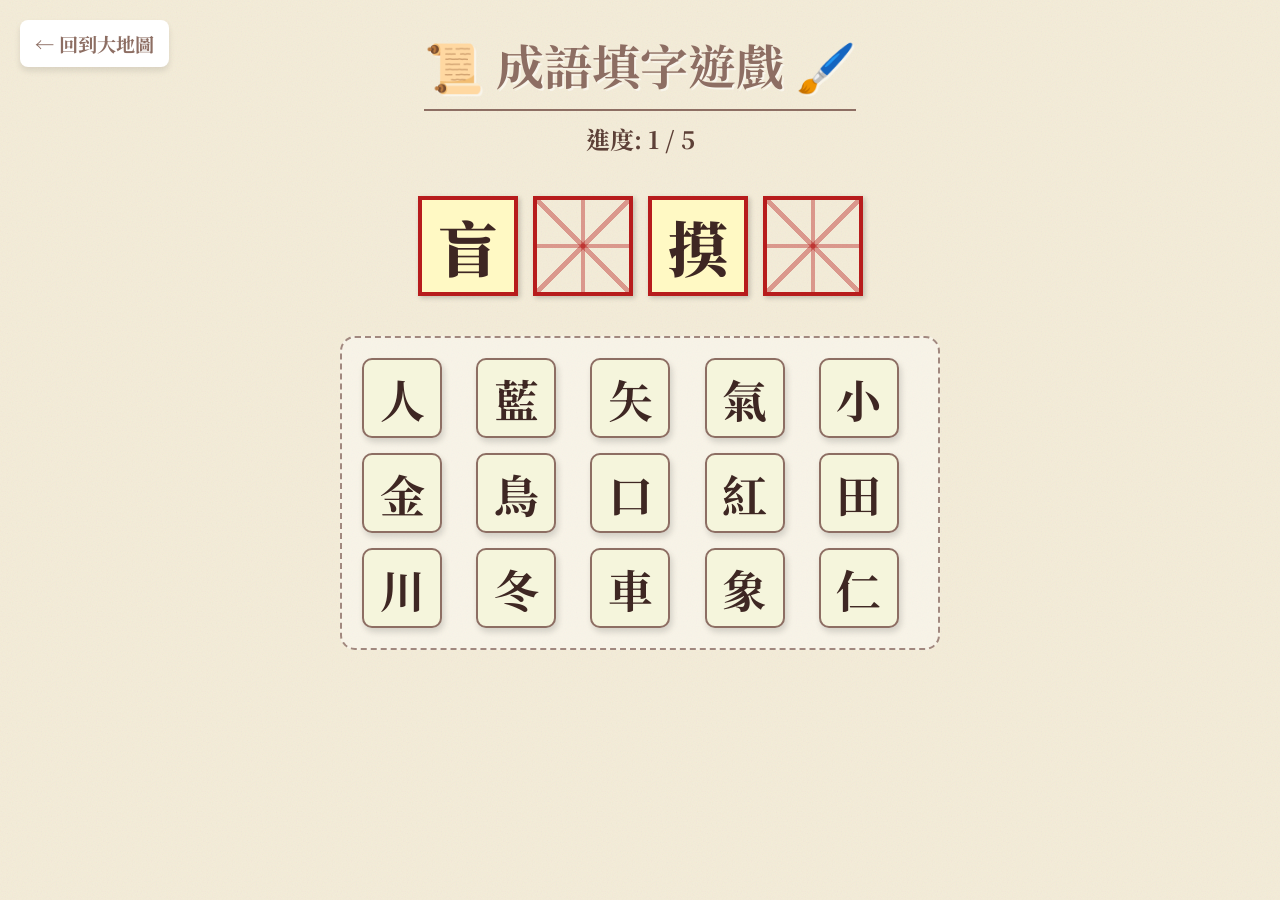
<file: 示範2_成語填字/index.html>
<!DOCTYPE html>
<html lang="zh-TW">
<head>
    <meta charset="UTF-8">
    <meta name="viewport" content="width=device-width, initial-scale=1.0">
    <title>國中成語填字遊戲</title>
    <link rel="preconnect" href="https://fonts.googleapis.com">
    <link rel="preconnect" href="https://fonts.gstatic.com" crossorigin>
    <link href="https://fonts.googleapis.com/css2?family=Noto+Serif+TC:wght@400;700;900&display=swap" rel="stylesheet">
    <style>
        * {
            box-sizing: border-box;
            touch-action: pan-x pan-y; /* Allow default scroll on body except where disabled */
        }

        body {
            font-family: 'Noto Serif TC', serif;
            /* 米黃宣紙色 + 淡淡雜訊紋理 */
            background-color: #f4ecd8;
            background-image: url("data:image/svg+xml,%3Csvg xmlns='http://www.w3.org/2000/svg' width='100' height='100' opacity='0.08'%3E%3Cfilter id='noise'%3E%3CfeTurbulence type='fractalNoise' baseFrequency='0.8' numOctaves='4' stitchTiles='stitch'/%3E%3C/filter%3E%3Crect width='100' height='100' filter='url(%23noise)'/%3E%3C/svg%3E");
            margin: 0;
            display: flex;
            flex-direction: column;
            align-items: center;
            min-height: 100vh;
            color: #3e2723;
            overflow-x: hidden;
            user-select: none;
        }

        header {
            text-align: center;
            margin: 20px 0;
        }

        h1 {
            font-size: 3rem;
            color: #8d6e63;
            margin: 10px 0;
            text-shadow: 2px 2px 0px rgba(255,255,255,0.5);
            border-bottom: 2px solid #8d6e63;
            padding-bottom: 10px;
        }

        .status-bar {
            font-size: 1.5rem;
            font-weight: bold;
            color: #5d4037;
            margin-bottom: 20px;
        }

        .idiom-display {
            display: flex;
            gap: 15px;
            margin-bottom: 40px;
        }

        .char-box {
            width: 100px;
            height: 100px;
            border: 4px solid #b71c1c; /* 紅框 */
            font-size: 60px;
            font-weight: 900;
            display: flex;
            justify-content: center;
            align-items: center;
            background-color: #fff9c4; /* 淡黃底 */
            box-shadow: 2px 2px 5px rgba(0,0,0,0.2);
            position: relative;
        }

        .char-box.empty {
            background-color: transparent;
            /* 米字格特效 */
            background-image: 
                linear-gradient(45deg, transparent 48%, rgba(183, 28, 28, 0.4) 48%, rgba(183, 28, 28, 0.4) 52%, transparent 52%),
                linear-gradient(-45deg, transparent 48%, rgba(183, 28, 28, 0.4) 48%, rgba(183, 28, 28, 0.4) 52%, transparent 52%),
                linear-gradient(to right, transparent 48%, rgba(183, 28, 28, 0.4) 48%, rgba(183, 28, 28, 0.4) 52%, transparent 52%),
                linear-gradient(to bottom, transparent 48%, rgba(183, 28, 28, 0.4) 48%, rgba(183, 28, 28, 0.4) 52%, transparent 52%);
            color: transparent;
        }

        .char-box.filled {
            background-color: #fff9c4;
            color: #b71c1c; /* 答對填入的字變紅色（印章感） */
            background-image: none;
            animation: popIn 0.3s ease-out;
        }

        @keyframes popIn {
            0% { transform: scale(0.5); opacity: 0; }
            100% { transform: scale(1); opacity: 1; }
        }

        .cards-container {
            display: grid;
            grid-template-columns: repeat(5, 1fr);
            gap: 15px;
            max-width: 600px;
            width: 100%;
            padding: 20px;
            background: rgba(255,255,255,0.4);
            border-radius: 15px;
            border: 2px dashed #a1887f;
        }

        .card {
            width: 80px;
            height: 80px;
            background: #f5f5dc; /* 淺色木紋感/米色 */
            border: 2px solid #8d6e63;
            border-radius: 10px;
            font-size: 45px;
            font-weight: bold;
            display: flex;
            justify-content: center;
            align-items: center;
            cursor: grab;
            box-shadow: 2px 4px 6px rgba(0,0,0,0.15);
            transition: transform 0.2s, box-shadow 0.2s;
            touch-action: none; /* Crucial for custom pointer drag */
            position: relative;
        }

        .card:hover {
            transform: translateY(-2px);
            box-shadow: 2px 6px 10px rgba(0,0,0,0.2);
        }

        .card.dragging {
            cursor: grabbing;
            transition: none; /* Follow pointer instantly */
            opacity: 0.9;
            box-shadow: 5px 10px 20px rgba(0,0,0,0.3);
        }

        .card.error {
            animation: shake 0.3s cubic-bezier(.36,.07,.19,.97) both;
            border-color: #f44336;
            background-color: #ffcdd2;
        }

        @keyframes shake {
            10%, 90% { transform: translate3d(-1px, 0, 0); }
            20%, 80% { transform: translate3d(2px, 0, 0); }
            30%, 50%, 70% { transform: translate3d(-4px, 0, 0); }
            40%, 60% { transform: translate3d(4px, 0, 0); }
        }

        /* Message Overlay */
        .message-area {
            margin-top: 20px;
            text-align: center;
            min-height: 120px;
            display: flex;
            flex-direction: column;
            align-items: center;
            opacity: 0;
            transition: opacity 0.3s;
        }

        .message-area.show {
            opacity: 1;
        }

        .success-text {
            color: #2e7d32;
            font-size: 2rem;
            font-weight: bold;
            margin-bottom: 10px;
        }

        .idiom-meaning {
            font-size: 1.2rem;
            color: #4e342e;
            background: rgba(255,255,255,0.7);
            padding: 10px 20px;
            border-radius: 8px;
            max-width: 600px;
            border-left: 5px solid #8d6e63;
        }

        .btn {
            margin-top: 15px;
            background: #8d6e63;
            color: white;
            border: none;
            padding: 10px 30px;
            font-size: 1.5rem;
            border-radius: 30px;
            cursor: pointer;
            font-family: inherit;
            transition: background 0.2s;
            box-shadow: 0 4px 6px rgba(0,0,0,0.2);
        }

        .btn:hover {
            background: #6d4c41;
        }

        /* Modal for Final Score */
        .modal {
            display: none;
            position: fixed;
            top: 0; left: 0; width: 100%; height: 100%;
            background: rgba(0,0,0,0.6);
            justify-content: center;
            align-items: center;
            z-index: 2000;
        }

        .modal-content {
            background: #f4ecd8;
            padding: 40px;
            border-radius: 10px;
            border: 4px solid #8d6e63;
            text-align: center;
            box-shadow: 0 10px 30px rgba(0,0,0,0.3);
        }

        .modal h2 {
            color: #b71c1c;
            font-size: 2.5rem;
            margin-top: 0;
        }
    </style>
</head>
<body>

    <header>
        <a href="../示範作品/大冒險地圖/index.html" style="position: absolute; top: 20px; left: 20px; text-decoration: none; font-size: 1.2rem; background: #fff; padding: 10px 15px; border-radius: 8px; box-shadow: 0 4px 6px rgba(0,0,0,0.1); color: #8d6e63; font-weight: bold; z-index: 100;">← 回到大地圖</a>
        <h1>📜 成語填字遊戲 🖌️</h1>
        <div class="status-bar" id="statusBar">進度: 0 / 5</div>
    </header>

    <div class="idiom-display" id="idiomDisplay">
        <!-- Boxes injected by JS -->
    </div>

    <div class="cards-container" id="cardsContainer">
        <!-- Cards injected by JS -->
    </div>

    <div class="message-area" id="messageArea">
        <div class="success-text">✓ 答對！</div>
        <div class="idiom-meaning" id="idiomMeaning"></div>
        <button class="btn" id="nextBtn">下一題</button>
    </div>

    <div class="modal" id="finalModal">
        <div class="modal-content">
            <h2>🎉 挑戰完成 🎉</h2>
            <p style="font-size: 1.5rem; color: #4e342e;">你已經完成了所有成語填字！</p>
            <button class="btn" onclick="startNewGame()">重新挑戰</button>
        </div>
    </div>

    <script>
        const QUESTIONS_DB = [
            { 成語: '一鳴驚人', 缺字: [1, 2], 答案: ['鳴', '驚'], 意思: '比喻平時默默無聞，突然有驚人表現。' },
            { 成語: '風花雪月', 缺字: [1, 3], 答案: ['花', '月'], 意思: '原指四時景色，後比喻浮華空洞的詩文。' },
            { 成語: '三番五次', 缺字: [1, 3], 答案: ['番', '次'], 意思: '形容次數很多。' },
            { 成語: '一字千金', 缺字: [1, 3], 答案: ['字', '金'], 意思: '形容文字價值極高。' },
            { 成語: '畫龍點睛', 缺字: [1, 3], 答案: ['龍', '睛'], 意思: '比喻在關鍵處點明要旨。' },
            { 成語: '半途而廢', 缺字: [1, 3], 答案: ['途', '廢'], 意思: '指事情做了一半就停止，比喻凡事沒有堅持到底。' },
            { 成語: '刻舟求劍', 缺字: [1, 3], 答案: ['舟', '劍'], 意思: '比喻拘泥固執，不知變通。' },
            { 成語: '井底之蛙', 缺字: [1, 3], 答案: ['底', '蛙'], 意思: '比喻見識狹淺的人。' },
            { 成語: '守株待兔', 缺字: [1, 3], 答案: ['株', '兔'], 意思: '比喻拘泥守成，不知變通，或妄想不勞而獲。' },
            { 成語: '自相矛盾', 缺字: [1, 3], 答案: ['相', '盾'], 意思: '比喻言語或行事前後不一，互相牴觸。' },
            { 成語: '杯弓蛇影', 缺字: [1, 3], 答案: ['弓', '影'], 意思: '比喻為不存在的事物而徒自驚擾。' },
            { 成語: '掩耳盜鈴', 缺字: [1, 3], 答案: ['耳', '鈴'], 意思: '比喻自欺欺人。' },
            { 成語: '盲人摸象', 缺字: [1, 3], 答案: ['人', '象'], 意思: '比喻以偏概全，不能了解真相。' },
            { 成語: '亡羊補牢', 缺字: [1, 3], 答案: ['羊', '牢'], 意思: '比喻犯錯後及時更正，尚能補救。' }
        ];

        const DISTRACTORS = "山川日月草木風雲雨雪金石土田人手口目耳心身子牛羊馬犬鳥魚蟲弓矢刀車船衣食左右上下大小長短高中低內外前後秋冬紅白黑黃藍綠紫天地理氣道法術功德仁義禮智信忠孝節勇溫良恭儉讓";

        let currentGameQuestions = [];
        let currentQuestionIndex = 0;
        let filledCount = 0;

        // DOM elements
        const statusBar = document.getElementById('statusBar');
        const idiomDisplay = document.getElementById('idiomDisplay');
        const cardsContainer = document.getElementById('cardsContainer');
        const messageArea = document.getElementById('messageArea');
        const idiomMeaning = document.getElementById('idiomMeaning');
        const nextBtn = document.getElementById('nextBtn');
        const finalModal = document.getElementById('finalModal');

        // Audio System
        let audioCtx;
        function playSound(type) {
            if (!audioCtx) audioCtx = new (window.AudioContext || window.webkitAudioContext)();
            if (audioCtx.state === 'suspended') audioCtx.resume();
            
            const osc = audioCtx.createOscillator();
            const gain = audioCtx.createGain();
            osc.connect(gain);
            gain.connect(audioCtx.destination);
            const now = audioCtx.currentTime;

            if (type === 'correct') {
                osc.type = 'sine';
                osc.frequency.setValueAtTime(800, now);
                osc.frequency.exponentialRampToValueAtTime(1500, now + 0.1);
                gain.gain.setValueAtTime(0.3, now);
                gain.gain.exponentialRampToValueAtTime(0.01, now + 0.3);
                osc.start(now);
                osc.stop(now + 0.3);
            }
        }

        // Utils
        function shuffle(array) {
            let currentIndex = array.length, randomIndex;
            while (currentIndex != 0) {
                randomIndex = Math.floor(Math.random() * currentIndex);
                currentIndex--;
                [array[currentIndex], array[randomIndex]] = [array[randomIndex], array[currentIndex]];
            }
            return array;
        }

        function getRandomDistractors(count) {
            let arr = DISTRACTORS.split('');
            shuffle(arr);
            return arr.slice(0, count);
        }

        // Game Flow
        function startNewGame() {
            finalModal.style.display = 'none';
            // Pick 5 questions
            let shuffledDB = shuffle([...QUESTIONS_DB]);
            currentGameQuestions = shuffledDB.slice(0, 5);
            currentQuestionIndex = 0;
            loadQuestion();
        }

        function loadQuestion() {
            filledCount = 0;
            messageArea.classList.remove('show');
            statusBar.innerText = `進度: ${currentQuestionIndex + 1} / 5`;
            
            const q = currentGameQuestions[currentQuestionIndex];
            idiomDisplay.innerHTML = '';
            cardsContainer.innerHTML = '';

            // Render Idiom Boxes
            for (let i = 0; i < 4; i++) {
                const box = document.createElement('div');
                box.className = 'char-box';
                
                if (q.缺字.includes(i)) {
                    box.classList.add('empty');
                    // Find which answer it expects
                    const ansIdx = q.缺字.indexOf(i);
                    box.dataset.answer = q.答案[ansIdx];
                } else {
                    box.innerText = q.成語[i];
                }
                idiomDisplay.appendChild(box);
            }

            // Prepare 15 Cards
            let cardsData = [...q.答案];
            cardsData = cardsData.concat(getRandomDistractors(13));
            shuffle(cardsData);

            cardsData.forEach(char => {
                const card = document.createElement('div');
                card.className = 'card';
                card.innerText = char;
                card.addEventListener('pointerdown', onPointerDown);
                cardsContainer.appendChild(card);
            });
        }

        // Custom Drag and Drop Logic
        let draggedEl = null;
        let startX = 0, startY = 0;

        function onPointerDown(e) {
            if (e.target.classList.contains('hidden')) return;
            // init audio on first touch
            if (!audioCtx) audioCtx = new (window.AudioContext || window.webkitAudioContext)();
            if (audioCtx.state === 'suspended') audioCtx.resume();

            draggedEl = e.target;
            startX = e.clientX;
            startY = e.clientY;
            draggedEl.classList.add('dragging');
            draggedEl.style.zIndex = 1000;
            draggedEl.setPointerCapture(e.pointerId);

            draggedEl.addEventListener('pointermove', onPointerMove);
            draggedEl.addEventListener('pointerup', onPointerUp);
        }

        function onPointerMove(e) {
            if (!draggedEl) return;
            e.preventDefault();
            const dx = e.clientX - startX;
            const dy = e.clientY - startY;
            draggedEl.style.transform = `translate(${dx}px, ${dy}px)`;
        }

        function onPointerUp(e) {
            if (!draggedEl) return;
            draggedEl.releasePointerCapture(e.pointerId);
            draggedEl.removeEventListener('pointermove', onPointerMove);
            draggedEl.removeEventListener('pointerup', onPointerUp);

            // Hide dragged to find drop target below
            draggedEl.style.visibility = 'hidden';
            const elBelow = document.elementFromPoint(e.clientX, e.clientY);
            draggedEl.style.visibility = 'visible';

            let dropTarget = elBelow ? elBelow.closest('.empty') : null;

            if (dropTarget && !dropTarget.classList.contains('filled')) {
                const expected = dropTarget.dataset.answer;
                const char = draggedEl.innerText;

                if (char === expected) {
                    // Match Correct!
                    playSound('correct');
                    dropTarget.innerText = char;
                    dropTarget.classList.add('filled');
                    dropTarget.classList.remove('empty');
                    
                    draggedEl.style.visibility = 'hidden'; // Hide the card
                    draggedEl.classList.add('hidden'); // Logic state
                    
                    filledCount++;
                    if (filledCount === 2) {
                        levelComplete();
                    }
                } else {
                    // Wrong char
                    dragErrorFeedback();
                }
            } else {
                // Dropped outside
                dragErrorFeedback();
            }

            resetDragState();
        }

        function dragErrorFeedback() {
            draggedEl.classList.add('error');
            setTimeout(() => {
                if(draggedEl) draggedEl.classList.remove('error');
            }, 300);
        }

        function resetDragState() {
            if (draggedEl && !draggedEl.classList.contains('hidden')) {
                draggedEl.classList.remove('dragging');
                draggedEl.style.transform = `translate(0, 0)`;
                draggedEl.style.zIndex = '';
            }
            draggedEl = null;
        }

        function levelComplete() {
            const q = currentGameQuestions[currentQuestionIndex];
            idiomMeaning.innerText = `意思：${q.意思}`;
            messageArea.classList.add('show');
        }

        nextBtn.addEventListener('click', () => {
            currentQuestionIndex++;
            if (currentQuestionIndex < 5) {
                loadQuestion();
            } else {
                localStorage.setItem('cert_idiom', 'true');
                finalModal.style.display = 'flex';
            }
        });

        // Init
        window.onload = startNewGame;
    </script>
</body>
</html>
</file>
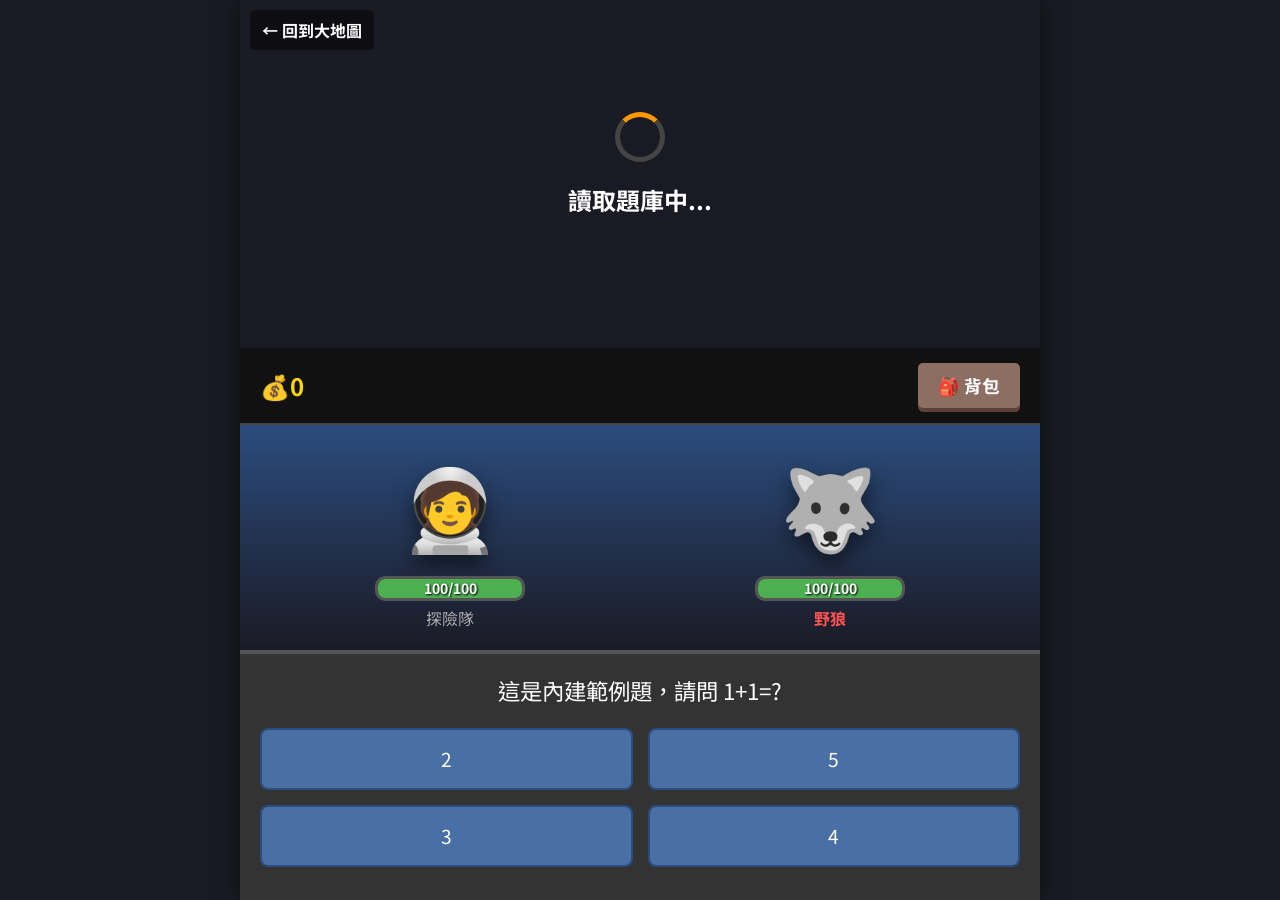
<file: 示範3_打怪RPG/index.html>
<!DOCTYPE html>
<html lang="zh-TW">
<head>
    <meta charset="UTF-8">
    <meta name="viewport" content="width=device-width, initial-scale=1.0">
    <title>打怪 RPG 進階版</title>
    <link href="https://fonts.googleapis.com/css2?family=VT323&family=Noto+Sans+TC:wght@400;700&display=swap" rel="stylesheet">
    <style>
        * {
            box-sizing: border-box;
            user-select: none;
        }

        body {
            font-family: 'Noto Sans TC', sans-serif;
            background-color: #1a1a24;
            color: #fff;
            margin: 0;
            display: flex;
            justify-content: center;
            align-items: center;
            height: 100vh;
            overflow: hidden;
        }

        #app {
            width: 100%;
            max-width: 800px;
            height: 100vh;
            background-color: #2a2a35;
            position: relative;
            display: flex;
            flex-direction: column;
            box-shadow: 0 0 20px rgba(0,0,0,0.5);
        }

        /* Loading Screen */
        #loading-screen {
            display: flex;
            flex-direction: column;
            justify-content: center;
            align-items: center;
            height: 100%;
            background-color: #1a1a24;
            z-index: 100;
        }
        .spinner {
            width: 50px; height: 50px;
            border: 5px solid #444;
            border-top: 5px solid #ff9800;
            border-radius: 50%;
            animation: spin 1s linear infinite;
        }
        @keyframes spin { 0% { transform: rotate(0deg); } 100% { transform: rotate(360deg); } }

        /* Header */
        header {
            display: flex;
            justify-content: space-between;
            padding: 15px 20px;
            background-color: #111;
            border-bottom: 2px solid #444;
            z-index: 10;
        }

        .gold-display {
            font-size: 1.5rem;
            color: #ffd700;
            font-weight: bold;
            display: flex;
            align-items: center;
        }
        
        .gold-display.bounce {
            animation: bounce 0.3s ease;
        }

        @keyframes bounce {
            0%, 100% { transform: translateY(0) scale(1); }
            50% { transform: translateY(-5px) scale(1.2); }
        }

        .btn {
            background-color: #4CAF50;
            color: white;
            border: none;
            padding: 10px 20px;
            font-size: 1.1rem;
            border-radius: 5px;
            cursor: pointer;
            font-family: inherit;
            font-weight: bold;
            box-shadow: 0 4px 0 #2E7D32;
            transition: transform 0.1s;
        }
        .btn:active {
            transform: translateY(4px);
            box-shadow: 0 0 0 #2E7D32;
        }
        .btn.disabled {
            background-color: #777;
            box-shadow: 0 4px 0 #444;
            pointer-events: none;
        }

        /* Screens */
        .screen {
            display: none;
            flex: 1;
            flex-direction: column;
            position: relative;
        }
        .screen.active {
            display: flex;
        }

        /* Battle Screen */
        .battle-arena {
            flex: 1;
            display: flex;
            justify-content: space-around;
            align-items: center;
            background: linear-gradient(to bottom, #2b4c7e 0%, #1a1a24 100%);
            padding: 20px;
        }

        .entity {
            display: flex;
            flex-direction: column;
            align-items: center;
        }

        .sprite {
            font-size: 80px;
            filter: drop-shadow(0 10px 10px rgba(0,0,0,0.5));
            transition: transform 0.1s;
        }

        .hp-container {
            width: 150px;
            background: #222;
            border: 3px solid #555;
            border-radius: 10px;
            margin-top: 15px;
            position: relative;
            height: 25px;
            overflow: hidden;
        }

        .hp-fill {
            height: 100%;
            background: #4CAF50; /* Green */
            width: 100%;
            transition: width 0.3s ease, background-color 0.3s;
        }

        .hp-text {
            position: absolute;
            top: 0; left: 0; width: 100%; height: 100%;
            text-align: center;
            font-size: 14px;
            line-height: 19px;
            font-weight: bold;
            color: #fff;
            text-shadow: 1px 1px 2px #000;
        }

        .hp-fill.yellow { background: #ffeb3b; }
        .hp-fill.red { 
            background: #f44336; 
            animation: blink 0.5s infinite;
        }

        @keyframes blink {
            0%, 100% { opacity: 1; }
            50% { opacity: 0.5; }
        }

        .question-panel {
            background-color: #333;
            border-top: 4px solid #555;
            padding: 20px;
            min-height: 250px;
            position: relative;
        }

        .question-text {
            font-size: 1.4rem;
            margin-bottom: 20px;
            line-height: 1.5;
            text-align: center;
        }

        .options-grid {
            display: grid;
            grid-template-columns: 1fr 1fr;
            gap: 15px;
        }

        .option-btn {
            background-color: #4a6fa5;
            color: white;
            border: 2px solid #2b4c7e;
            padding: 15px;
            font-size: 1.2rem;
            border-radius: 8px;
            cursor: pointer;
            transition: background 0.2s;
            font-family: inherit;
        }
        .option-btn:hover { background-color: #5c84c1; }

        .correct-answer-reveal {
            position: absolute;
            top: 0; left: 0; width: 100%; height: 100%;
            background: rgba(244, 67, 54, 0.9);
            display: none;
            justify-content: center;
            align-items: center;
            flex-direction: column;
            font-size: 1.5rem;
            z-index: 10;
        }

        /* Animations */
        @keyframes flashGreen {
            0%, 100% { background-color: #1a1a24; }
            50% { background-color: #4CAF50; }
        }
        @keyframes flashRedCrit {
            0%, 100% { background-color: #1a1a24; }
            50% { background-color: #f44336; }
        }
        @keyframes shakeScreen {
            0%, 100% { transform: translateX(0); }
            20% { transform: translateX(-10px); }
            40% { transform: translateX(10px); }
            60% { transform: translateX(-10px); }
            80% { transform: translateX(10px); }
        }

        .flash-green { animation: flashGreen 0.2s; }
        .flash-red-crit { animation: flashRedCrit 0.3s; }
        .shake { animation: shakeScreen 0.3s; }

        .crit-text {
            position: absolute;
            color: #ff5252;
            font-family: 'VT323', monospace;
            font-size: 60px;
            font-weight: bold;
            text-shadow: 4px 4px 0 #000;
            pointer-events: none;
            animation: floatUp 1s forwards;
            z-index: 20;
        }

        @keyframes floatUp {
            0% { transform: translateY(0) scale(0.5); opacity: 0; }
            20% { transform: translateY(-20px) scale(1.2); opacity: 1; }
            100% { transform: translateY(-80px) scale(1); opacity: 0; }
        }

        /* Shop Screen */
        .shop-bg {
            background: url("data:image/svg+xml,%3Csvg width='100' height='100' xmlns='http://www.w3.org/2000/svg'%3E%3Crect width='100' height='100' fill='%235d4037'/%3E%3Cpath d='M0 20 L100 20 M0 40 L100 40 M0 60 L100 60 M0 80 L100 80' stroke='%234e342e' stroke-width='2'/%3E%3C/svg%3E");
            flex: 1;
            padding: 30px;
            display: flex;
            flex-direction: column;
            align-items: center;
            overflow-y: auto;
        }

        .shop-title {
            font-size: 2.5rem;
            color: #ffb300;
            text-shadow: 2px 2px 4px #000;
            margin-bottom: 20px;
        }

        .shop-items {
            display: flex;
            flex-wrap: wrap;
            gap: 20px;
            justify-content: center;
        }

        .shop-item {
            background: #fff8e1;
            color: #3e2723;
            width: 200px;
            border-radius: 10px;
            padding: 15px;
            text-align: center;
            border: 4px solid #8d6e63;
        }

        .shop-item h3 { margin: 0 0 10px 0; font-size: 1.4rem; }
        .shop-item p { font-size: 0.9rem; margin: 10px 0; min-height: 40px; }
        .shop-item .price { font-weight: bold; color: #e65100; font-size: 1.2rem; }

        /* Modals */
        .modal {
            display: none;
            position: absolute;
            top: 0; left: 0; width: 100%; height: 100%;
            background: rgba(0,0,0,0.8);
            justify-content: center;
            align-items: center;
            z-index: 50;
            flex-direction: column;
        }
        
        .modal.active { display: flex; }

        .modal-box {
            background: #333;
            border: 2px solid #555;
            padding: 30px;
            border-radius: 10px;
            text-align: center;
            min-width: 300px;
        }

        .game-over-bg {
            background-color: #880000;
            color: #ffaaaa;
        }

        /* Bag */
        .bag-items {
            display: flex;
            flex-direction: column;
            gap: 15px;
            margin-top: 20px;
        }
        .bag-item {
            display: flex;
            justify-content: space-between;
            align-items: center;
            background: #444;
            padding: 10px;
            border-radius: 5px;
            font-size: 1.2rem;
        }

    </style>
</head>
<body>

<div id="app">
    <a href="../示範作品/大冒險地圖/index.html" style="position: absolute; top: 10px; left: 10px; z-index: 200; text-decoration: none; color: white; background: rgba(0,0,0,0.5); padding: 8px 12px; border-radius: 5px; font-weight: bold;">← 回到大地圖</a>
    <!-- Loading -->
    <div id="loading-screen" class="screen active">
        <div class="spinner"></div>
        <h2 style="margin-top: 20px;">讀取題庫中...</h2>
    </div>

    <!-- Header -->
    <header id="game-header" style="display:none;">
        <div class="gold-display" id="gold-ui">💰 <span id="gold">0</span></div>
        <button class="btn" id="btn-bag" style="background-color: #8d6e63; box-shadow: 0 4px 0 #5d4037;">🎒 背包</button>
    </header>

    <!-- Battle -->
    <div id="battle-screen" class="screen">
        <div class="battle-arena" id="arena">
            <div class="entity player">
                <div class="sprite">🧑‍🚀</div>
                <div class="hp-container">
                    <div class="hp-fill" id="player-hp-fill"></div>
                    <div class="hp-text"><span id="player-hp">100</span>/100</div>
                </div>
                <div style="margin-top: 5px; color: #aaa;">探險隊</div>
            </div>
            
            <div class="entity monster">
                <div class="sprite" id="monster-sprite">🐺</div>
                <div class="hp-container">
                    <div class="hp-fill" id="monster-hp-fill"></div>
                    <div class="hp-text"><span id="monster-hp">100</span>/100</div>
                </div>
                <div style="margin-top: 5px; color: #ff5252; font-weight: bold;" id="monster-name">野狼</div>
            </div>
        </div>

        <div class="question-panel">
            <div class="question-text" id="question-text">題目載入中...</div>
            <div class="options-grid" id="options-grid">
                <!-- Options -->
            </div>
            
            <div class="correct-answer-reveal" id="answer-reveal">
                <div style="font-size: 3rem; margin-bottom: 10px;">❌ 答錯了！</div>
                <div>正確答案是：<br><strong id="reveal-text" style="color:#ffeb3b; font-size: 2rem;"></strong></div>
            </div>
        </div>
    </div>

    <!-- Shop -->
    <div id="shop-screen" class="screen">
        <div class="shop-bg">
            <h1 class="shop-title">神秘商人</h1>
            <p style="margin-bottom: 30px; font-size: 1.2rem;">「勇者啊，買點道具再上路吧！」</p>
            
            <div class="shop-items">
                <div class="shop-item">
                    <h3>🧪 紅藥水</h3>
                    <p>回復 50 HP (戰鬥中可用)</p>
                    <div class="price">30 金幣</div>
                    <button class="btn" style="margin-top: 10px;" onclick="buyItem('potion', 30)">購買</button>
                </div>
                <div class="shop-item">
                    <h3>💎 攻擊水晶</h3>
                    <p>自動生效：下一題答對暴擊 -50 HP</p>
                    <div class="price">40 金幣</div>
                    <button class="btn" style="margin-top: 10px;" onclick="buyItem('crystal', 40)">購買</button>
                </div>
                <div class="shop-item">
                    <h3>🛡️ 救命符</h3>
                    <p>HP歸零時自動消耗，以 1 HP 復活</p>
                    <div class="price">80 金幣</div>
                    <button class="btn" style="margin-top: 10px;" onclick="buyItem('charm', 80)">購買</button>
                </div>
            </div>

            <button class="btn" style="margin-top: 50px; font-size: 1.5rem; padding: 15px 40px;" onclick="nextStage()">前往下一關 ➡️</button>
        </div>
    </div>

    <!-- Modals -->
    <div id="bag-modal" class="modal">
        <div class="modal-box" style="width: 80%; max-width: 400px;">
            <h2>🎒 背包</h2>
            <div class="bag-items">
                <div class="bag-item">
                    <span>🧪 紅藥水 x <span id="bag-potions">0</span></span>
                    <button class="btn" id="use-potion-btn" onclick="usePotion()">使用</button>
                </div>
                <div class="bag-item">
                    <span>💎 攻擊水晶 x <span id="bag-crystals">0</span></span>
                    <span style="font-size: 0.9rem; color: #aaa;">自動生效</span>
                </div>
                <div class="bag-item">
                    <span>🛡️ 救命符 x <span id="bag-charms">0</span></span>
                    <span style="font-size: 0.9rem; color: #aaa;">自動生效</span>
                </div>
            </div>
            <button class="btn" style="margin-top: 20px; background-color: #555;" onclick="closeBag()">關閉</button>
        </div>
    </div>

    <div id="revive-modal" class="modal">
        <div class="modal-box">
            <h2>🛡️ 救命符發動！</h2>
            <p>免於一死，以 1 HP 復活繼續戰鬥！</p>
            <button class="btn" onclick="document.getElementById('revive-modal').classList.remove('active'); nextQuestion();">繼續</button>
        </div>
    </div>

    <div id="game-over-modal" class="modal">
        <div class="modal-box game-over-bg">
            <h1 style="font-size: 3rem; margin: 0;">GAME OVER</h1>
            <p>探險隊全滅了...</p>
            <button class="btn" style="margin-top: 20px;" onclick="location.reload()">重新開始</button>
        </div>
    </div>

    <div id="stage-fail-modal" class="modal">
        <div class="modal-box">
            <h2 style="color: #f44336;">戰鬥失敗</h2>
            <p>你以 1 HP 狼狽地逃回起點...<br>必須重新挑戰本關！</p>
            <button class="btn" onclick="restartStage()">重試</button>
        </div>
    </div>

    <div id="win-modal" class="modal">
        <div class="modal-box" style="background: #2E7D32;">
            <h1 style="font-size: 3rem; margin: 0; color: #ffeb3b;">🎉 通關成功 🎉</h1>
            <p style="font-size: 1.2rem;">你擊敗了魔王，成功拯救了世界！</p>
            <div style="text-align: left; background: rgba(0,0,0,0.3); padding: 15px; border-radius: 8px; margin: 20px 0;">
                <div>正確答題數：<span id="win-correct">0</span> 題</div>
                <div>剩餘金幣：<span id="win-gold">0</span></div>
                <div>消耗紅藥水：<span id="win-potions">0</span> 瓶</div>
            </div>
            <button class="btn" onclick="location.reload()">再玩一次</button>
        </div>
    </div>

</div>

<script>
    // --- State ---
    let state = {
        hp: 100,
        maxHp: 100,
        gold: 0,
        potions: 0,
        crystals: 0,
        charms: 0,
        stage: 0,
        monsterHp: 100,
        maxMonsterHp: 100,
        questions: [],
        currentQ: null,
        stats: {
            correct: 0,
            potionsUsed: 0
        }
    };

    const MONSTERS = [
        { name: "野狼", sprite: "🐺", maxHp: 100 },
        { name: "毒蠍", sprite: "🦂", maxHp: 100 },
        { name: "惡鬼", sprite: "👹", maxHp: 100 },
        { name: "巨龍", sprite: "🐲", maxHp: 100 },
        { name: "魔王", sprite: "👑", maxHp: 100 }
    ];

    const CSV_URL = "https://docs.google.com/spreadsheets/d/e/2PACX-1vRMMMBiO-z_okWIti9ZfstXiXnCKi9-VX81uNdMNSPn677BPz0rqz4VASaOpV2a2y_UT3WHcpq2wGNX/pub?output=csv";
    const PROXY_URL = "https://corsproxy.io/?" + encodeURIComponent(CSV_URL);

    const FALLBACK_QS = [
        { q: "這是內建範例題，請問 1+1=?", a: "2", wrong: ["3","4","5"] },
        { q: "台灣的修辭學中，「黑夜給了我黑色的眼睛，我卻用它尋找光明」是?", a: "轉化", wrong: ["譬喻","排比","誇飾"] },
        { q: "下列何者是世界最長的河流?", a: "尼羅河", wrong: ["亞馬遜河","長江","密西西比河"] },
        { q: "元素週期表的第一個元素是?", a: "氫", wrong: ["氧","碳","氦"] },
        { q: "哪顆行星距離太陽最近?", a: "水星", wrong: ["金星","火星","地球"] }
    ];

    async function fetchCSV(url) {
        const res = await fetch(url, { signal: AbortSignal.timeout(8000) });
        if (!res.ok) throw new Error("HTTP " + res.status);
        return await res.text();
    }

    // --- Init & Fetch (3-stage: direct → CORS proxy → fallback) ---
    window.onload = async () => {
        let loaded = false;

        // Stage 1: try direct URL (works on http:// server & GitHub Pages)
        try {
            const text = await fetchCSV(CSV_URL);
            parseCSV(text);
            loaded = true;
            console.log("✅ 題庫載入成功（直連）");
        } catch (e1) {
            console.warn("⚠️ 直連失敗，嘗試 CORS Proxy…", e1.message);
        }

        // Stage 2: try CORS proxy (works when opened via file://)
        if (!loaded) {
            try {
                const text = await fetchCSV(PROXY_URL);
                parseCSV(text);
                loaded = true;
                console.log("✅ 題庫載入成功（CORS Proxy）");
            } catch (e2) {
                console.warn("⚠️ CORS Proxy 也失敗，使用內建備用題庫。", e2.message);
            }
        }

        // Stage 3: fallback
        if (!loaded || state.questions.length === 0) {
            state.questions = [...FALLBACK_QS];
            console.warn("⚠️ 使用內建備用題庫");
        }

        document.getElementById('loading-screen').classList.remove('active');
        document.getElementById('game-header').style.display = 'flex';
        startStage();
    };


    function parseCSV(csvText) {
        const lines = csvText.split('\n').map(l => l.trim()).filter(l => l);
        lines.shift(); // remove header
        state.questions = lines.map(line => {
            // Simple split handle commas in quotes
            const parts = parseCSVRow(line);
            const q = parts[0];
            const a = parts[1];
            const wrong = parts.slice(2).filter(x => x.trim() !== '');
            return { q, a, wrong };
        }).filter(item => item.q && item.a);
    }

    function parseCSVRow(text) {
        let result = [];
        let cur = '';
        let inQuotes = false;
        for(let i=0; i<text.length; i++) {
            let c = text[i];
            if (c === '"') {
                inQuotes = !inQuotes;
            } else if (c === ',' && !inQuotes) {
                result.push(cur);
                cur = '';
            } else {
                cur += c;
            }
        }
        result.push(cur);
        return result;
    }

    // --- UI Updaters ---
    function updateUI() {
        document.getElementById('gold').innerText = state.gold;
        
        // Player HP
        document.getElementById('player-hp').innerText = state.hp;
        const pFill = document.getElementById('player-hp-fill');
        const pPercent = (state.hp / state.maxHp) * 100;
        pFill.style.width = pPercent + '%';
        pFill.className = 'hp-fill';
        if (pPercent < 20) pFill.classList.add('red');
        else if (pPercent < 50) pFill.classList.add('yellow');

        // Monster HP
        document.getElementById('monster-hp').innerText = state.monsterHp;
        const mFill = document.getElementById('monster-hp-fill');
        const mPercent = (state.monsterHp / state.maxMonsterHp) * 100;
        mFill.style.width = mPercent + '%';
        
        // Bag counts
        document.getElementById('bag-potions').innerText = state.potions;
        document.getElementById('bag-crystals').innerText = state.crystals;
        document.getElementById('bag-charms').innerText = state.charms;

        document.getElementById('use-potion-btn').className = `btn ${state.potions > 0 && state.hp < state.maxHp ? '' : 'disabled'}`;
    }

    function addGold(amount) {
        state.gold += amount;
        const ui = document.getElementById('gold-ui');
        ui.classList.remove('bounce');
        void ui.offsetWidth; // trigger reflow
        ui.classList.add('bounce');
        updateUI();
    }

    // --- Game Logic ---
    function startStage() {
        if (state.stage >= 5) {
            winGame();
            return;
        }
        
        const m = MONSTERS[state.stage];
        state.monsterHp = m.maxHp;
        state.maxMonsterHp = m.maxHp;
        
        document.getElementById('monster-name').innerText = m.name;
        document.getElementById('monster-sprite').innerText = m.sprite;
        
        showScreen('battle-screen');
        updateUI();
        nextQuestion();
    }

    function restartStage() {
        document.getElementById('stage-fail-modal').classList.remove('active');
        state.hp = 1;
        startStage();
    }

    function nextQuestion() {
        // Pick random question
        const q = state.questions[Math.floor(Math.random() * state.questions.length)];
        state.currentQ = q;
        
        document.getElementById('question-text').innerText = q.q;
        
        let opts = [{ text: q.a, correct: true }];
        q.wrong.forEach(w => opts.push({ text: w, correct: false }));
        
        // Shuffle options
        opts.sort(() => Math.random() - 0.5);
        
        const grid = document.getElementById('options-grid');
        grid.innerHTML = '';
        opts.forEach(opt => {
            const btn = document.createElement('button');
            btn.className = 'option-btn';
            btn.innerText = opt.text;
            btn.onclick = () => handleAnswer(opt.correct, btn);
            grid.appendChild(btn);
        });
    }

    function handleAnswer(isCorrect, btn) {
        // Disable all buttons to prevent double click
        const btns = document.querySelectorAll('.option-btn');
        btns.forEach(b => b.style.pointerEvents = 'none');

        if (isCorrect) {
            state.stats.correct++;
            addGold(5);
            
            let dmg = 25;
            let isCrit = false;
            
            if (state.crystals > 0) {
                state.crystals--;
                dmg = 50;
                isCrit = true;
            }

            state.monsterHp = Math.max(0, state.monsterHp - dmg);
            updateUI();

            const arena = document.getElementById('arena');
            if (isCrit) {
                arena.classList.add('flash-red-crit');
                showCritText();
            } else {
                arena.classList.add('flash-green');
            }
            
            setTimeout(() => {
                arena.classList.remove('flash-green', 'flash-red-crit');
                checkBattleState();
            }, 500);

        } else {
            state.hp = Math.max(0, state.hp - 25);
            updateUI();
            
            const app = document.getElementById('app');
            app.classList.add('shake');
            setTimeout(() => app.classList.remove('shake'), 300);

            // Show correct answer reveal
            const reveal = document.getElementById('answer-reveal');
            document.getElementById('reveal-text').innerText = state.currentQ.a;
            reveal.style.display = 'flex';
            
            setTimeout(() => {
                reveal.style.display = 'none';
                checkBattleState();
            }, 2000);
        }
    }

    function showCritText() {
        const text = document.createElement('div');
        text.className = 'crit-text';
        text.innerText = 'CRITICAL!';
        const monster = document.querySelector('.monster');
        const rect = monster.getBoundingClientRect();
        text.style.left = (rect.left + 50) + 'px';
        text.style.top = rect.top + 'px';
        document.body.appendChild(text);
        setTimeout(() => text.remove(), 1000);
    }

    function checkBattleState() {
        if (state.monsterHp <= 0) {
            // Defeated monster
            const drop = Math.floor(Math.random() * 31) + 20; // 20-50
            alert(`擊敗怪物！掉落了 ${drop} 金幣！`);
            addGold(drop);
            state.stage++;
            
            if (state.stage >= 5) {
                winGame();
            } else {
                showScreen('shop-screen');
            }
        } else if (state.hp <= 0) {
            // Player dies
            if (state.charms > 0) {
                state.charms--;
                state.hp = 1;
                updateUI();
                document.getElementById('revive-modal').classList.add('active');
            } else {
                if (state.hp === 0 && document.getElementById('player-hp').innerText == "1") {
                    // Already at 1 HP from previous punish -> Game Over
                    document.getElementById('game-over-modal').classList.add('active');
                } else {
                    document.getElementById('stage-fail-modal').classList.add('active');
                }
            }
        } else {
            nextQuestion();
        }
    }

    // --- Shop & Items ---
    function buyItem(type, price) {
        if (state.gold >= price) {
            addGold(-price);
            if (type === 'potion') state.potions++;
            if (type === 'crystal') state.crystals++;
            if (type === 'charm') state.charms++;
            alert('購買成功！');
            updateUI();
        } else {
            alert('金幣不足！');
        }
    }

    function nextStage() {
        startStage();
    }

    // --- Bag ---
    document.getElementById('btn-bag').onclick = () => {
        updateUI();
        document.getElementById('bag-modal').classList.add('active');
    };

    function closeBag() {
        document.getElementById('bag-modal').classList.remove('active');
    }

    function usePotion() {
        if (state.potions > 0 && state.hp < state.maxHp) {
            state.potions--;
            state.hp = Math.min(state.maxHp, state.hp + 50);
            state.stats.potionsUsed++;
            updateUI();
        }
    }

    // --- Screens ---
    function showScreen(id) {
        document.querySelectorAll('.screen').forEach(s => s.classList.remove('active'));
        document.getElementById(id).classList.add('active');
    }

    function winGame() {
        document.getElementById('game-header').style.display = 'none';
        document.getElementById('win-correct').innerText = state.stats.correct;
        document.getElementById('win-gold').innerText = state.gold;
        document.getElementById('win-potions').innerText = state.stats.potionsUsed;
        localStorage.setItem('cert_warrior', 'true');
        document.getElementById('win-modal').classList.add('active');
    }

</script>

</body>
</html>
</file>
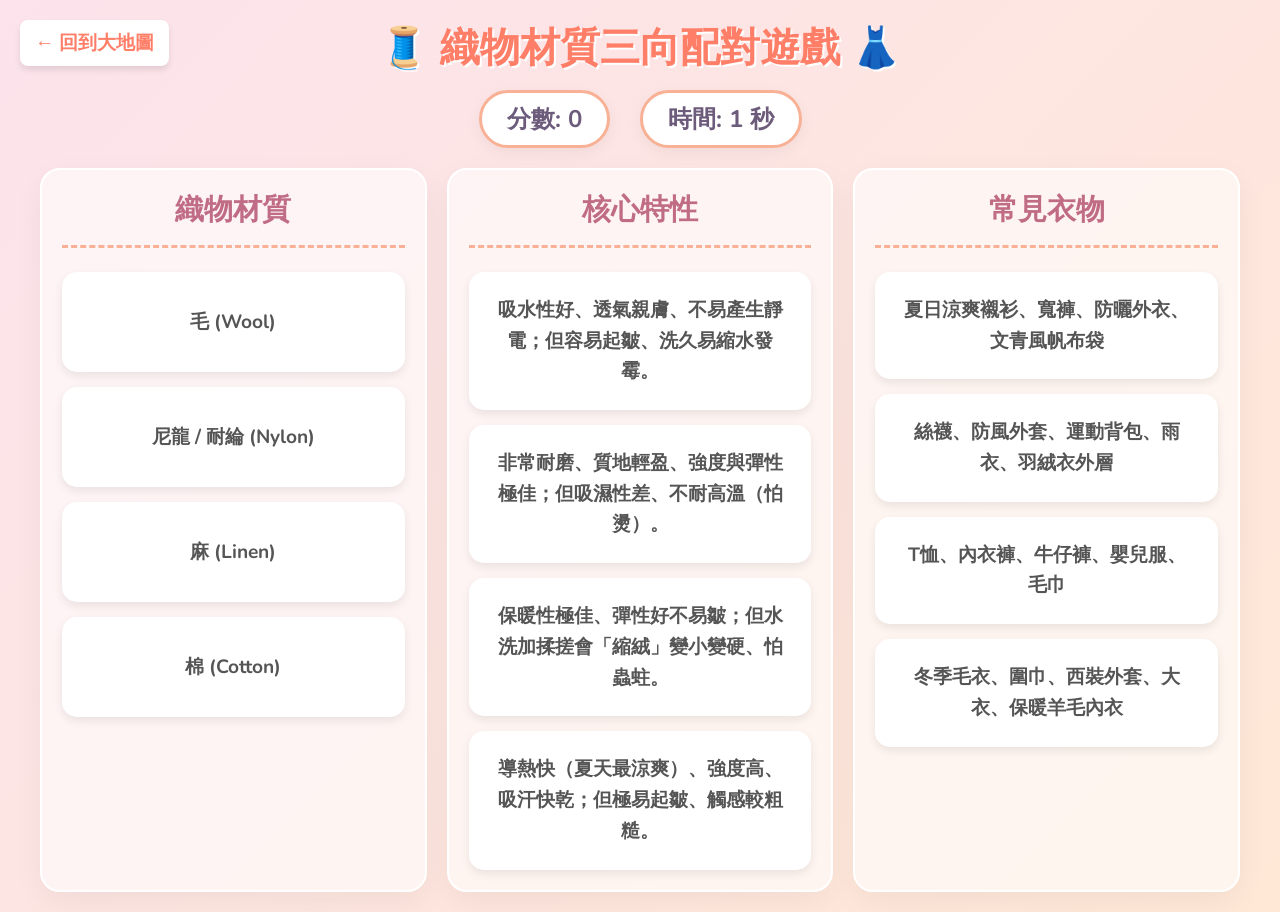
<file: 織物配對遊戲/index.html>
<!DOCTYPE html>
<html lang="zh-TW">
<head>
    <meta charset="UTF-8">
    <meta name="viewport" content="width=device-width, initial-scale=1.0">
    <title>織物材質三向配對遊戲</title>
    <link rel="stylesheet" href="style.css">
</head>
<body>
    <header>
        <a href="../示範作品/大冒險地圖/index.html" style="position: absolute; top: 20px; left: 20px; text-decoration: none; font-size: 1.2rem; background: #fff; padding: 10px 15px; border-radius: 8px; box-shadow: 0 4px 6px rgba(0,0,0,0.1); color: #ff7e67; font-weight: bold; z-index: 100;">← 回到大地圖</a>
        <h1>🧵 織物材質三向配對遊戲 👗</h1>
        <div class="stats">
            <div class="score-board">分數: <span id="score">0</span></div>
            <div class="timer-board">時間: <span id="time">0</span> 秒</div>
        </div>
    </header>

    <main class="game-container">
        <div class="column" id="col-material">
            <h2>織物材質</h2>
            <div class="cards-container" id="container-material"></div>
        </div>
        <div class="column" id="col-feature">
            <h2>核心特性</h2>
            <div class="cards-container" id="container-feature"></div>
        </div>
        <div class="column" id="col-clothes">
            <h2>常見衣物</h2>
            <div class="cards-container" id="container-clothes"></div>
        </div>
    </main>

    <div class="modal" id="winModal">
        <div class="modal-content">
            <h2>🎉 恭喜通關！ 🎉</h2>
            <p>你花了 <span id="finalTime">0</span> 秒完成挑戰！<br>最終分數：<span id="finalScore" style="color: #ff7e67; font-weight: bold;">0</span></p>
            <button id="restartBtn">再玩一次</button>
        </div>
    </div>

    <script src="script.js"></script>
</body>
</html>
</file>
<file: 織物配對遊戲/style.css>
@import url('https://fonts.googleapis.com/css2?family=Nunito:wght@400;700;900&display=swap');

* {
    box-sizing: border-box;
}

body {
    font-family: 'Nunito', 'Microsoft JhengHei', sans-serif;
    background: linear-gradient(135deg, #fce3ec 0%, #ffe8d6 100%);
    margin: 0;
    min-height: 100vh;
    display: flex;
    flex-direction: column;
    align-items: center;
    padding: 20px;
    color: #4a4a4a;
}

header {
    text-align: center;
    margin-bottom: 20px;
}

h1 {
    font-size: 2.5rem;
    color: #ff7e67;
    text-shadow: 2px 2px 0px #fff;
    margin: 0 0 15px 0;
}

.stats {
    display: flex;
    justify-content: center;
    gap: 30px;
    font-size: 1.5rem;
    font-weight: bold;
}

.score-board, .timer-board {
    background: #fff;
    padding: 10px 25px;
    border-radius: 30px;
    box-shadow: 0 5px 15px rgba(0,0,0,0.05);
    color: #6c5b7b;
    border: 3px solid #f8b195;
}

.game-container {
    display: flex;
    gap: 20px;
    width: 100%;
    max-width: 1200px;
    flex: 1;
}

.column {
    flex: 1;
    background: rgba(255, 255, 255, 0.6);
    border-radius: 20px;
    padding: 20px;
    display: flex;
    flex-direction: column;
    box-shadow: 0 10px 30px rgba(0,0,0,0.05);
    border: 2px solid #fff;
}

.column h2 {
    text-align: center;
    color: #c06c84;
    margin-top: 0;
    border-bottom: 3px dashed #f8b195;
    padding-bottom: 15px;
    font-size: 1.8rem;
}

.cards-container {
    display: flex;
    flex-direction: column;
    gap: 15px;
    flex: 1;
}

.card {
    background: #fff;
    border: 3px solid transparent;
    border-radius: 15px;
    padding: 20px;
    cursor: pointer;
    box-shadow: 0 4px 10px rgba(0,0,0,0.08);
    transition: all 0.2s ease;
    font-size: 1.2rem;
    line-height: 1.6;
    text-align: center;
    display: flex;
    align-items: center;
    justify-content: center;
    min-height: 100px;
    user-select: none;
    color: #555;
    font-weight: bold;
}

.card:hover {
    transform: translateY(-3px);
    box-shadow: 0 8px 15px rgba(0,0,0,0.12);
}

/* 狀態樣式 */
.card.selected {
    border-color: #ffc107;
    background-color: #fffde7;
    box-shadow: 0 0 15px rgba(255, 193, 7, 0.6);
    transform: scale(1.02);
    color: #d84315;
}

.card.correct {
    animation: correctAnim 0.6s ease forwards;
}

.card.wrong {
    animation: wrongAnim 0.5s ease;
}

.card.hidden {
    visibility: hidden;
    opacity: 0;
    pointer-events: none;
    transition: visibility 0s 0.6s, opacity 0.6s linear; /* Smooth fade out if needed, handled by anim mostly */
}

@keyframes correctAnim {
    0% { background-color: #c8e6c9; border-color: #4caf50; transform: scale(1); color: #2e7d32; }
    50% { background-color: #a5d6a7; border-color: #4caf50; transform: scale(1.05); box-shadow: 0 0 20px rgba(76, 175, 80, 0.6); }
    100% { transform: scale(0.8); opacity: 0; }
}

@keyframes wrongAnim {
    0%, 100% { transform: translateX(0); background-color: #fff; }
    20%, 60% { transform: translateX(-10px); background-color: #ffcdd2; border-color: #f44336; color: #c62828;}
    40%, 80% { transform: translateX(10px); background-color: #ffcdd2; border-color: #f44336; color: #c62828;}
}

/* Modal */
.modal {
    display: none;
    position: fixed;
    top: 0; left: 0; width: 100%; height: 100%;
    background: rgba(0,0,0,0.4);
    justify-content: center;
    align-items: center;
    z-index: 100;
    backdrop-filter: blur(4px);
}

.modal-content {
    background: #fff;
    padding: 50px;
    border-radius: 30px;
    text-align: center;
    box-shadow: 0 20px 40px rgba(0,0,0,0.2);
    animation: popIn 0.4s cubic-bezier(0.175, 0.885, 0.32, 1.275);
    border: 5px solid #f8b195;
    max-width: 90%;
}

@keyframes popIn {
    0% { transform: scale(0.5); opacity: 0; }
    100% { transform: scale(1); opacity: 1; }
}

.modal h2 {
    color: #f67280;
    font-size: 3rem;
    margin-top: 0;
    text-shadow: 2px 2px 0px #ffe6ea;
}

.modal p {
    font-size: 1.8rem;
    color: #6c5b7b;
    line-height: 1.5;
}

button {
    background-color: #f8b195;
    color: white;
    border: none;
    padding: 15px 50px;
    font-size: 1.8rem;
    font-weight: bold;
    border-radius: 50px;
    cursor: pointer;
    box-shadow: 0 8px 15px rgba(248, 177, 149, 0.4);
    transition: all 0.2s;
    font-family: inherit;
    margin-top: 25px;
}

button:hover {
    background-color: #f67280;
    transform: translateY(-3px);
    box-shadow: 0 12px 20px rgba(246, 114, 128, 0.4);
}

button:active {
    transform: translateY(2px);
    box-shadow: 0 2px 5px rgba(246, 114, 128, 0.4);
}

/* 響應式 */
@media (max-width: 900px) {
    .game-container {
        flex-direction: column;
        overflow-y: auto;
    }
    .column {
        min-height: auto;
    }
    h1 {
        font-size: 2rem;
    }
}
</file>
